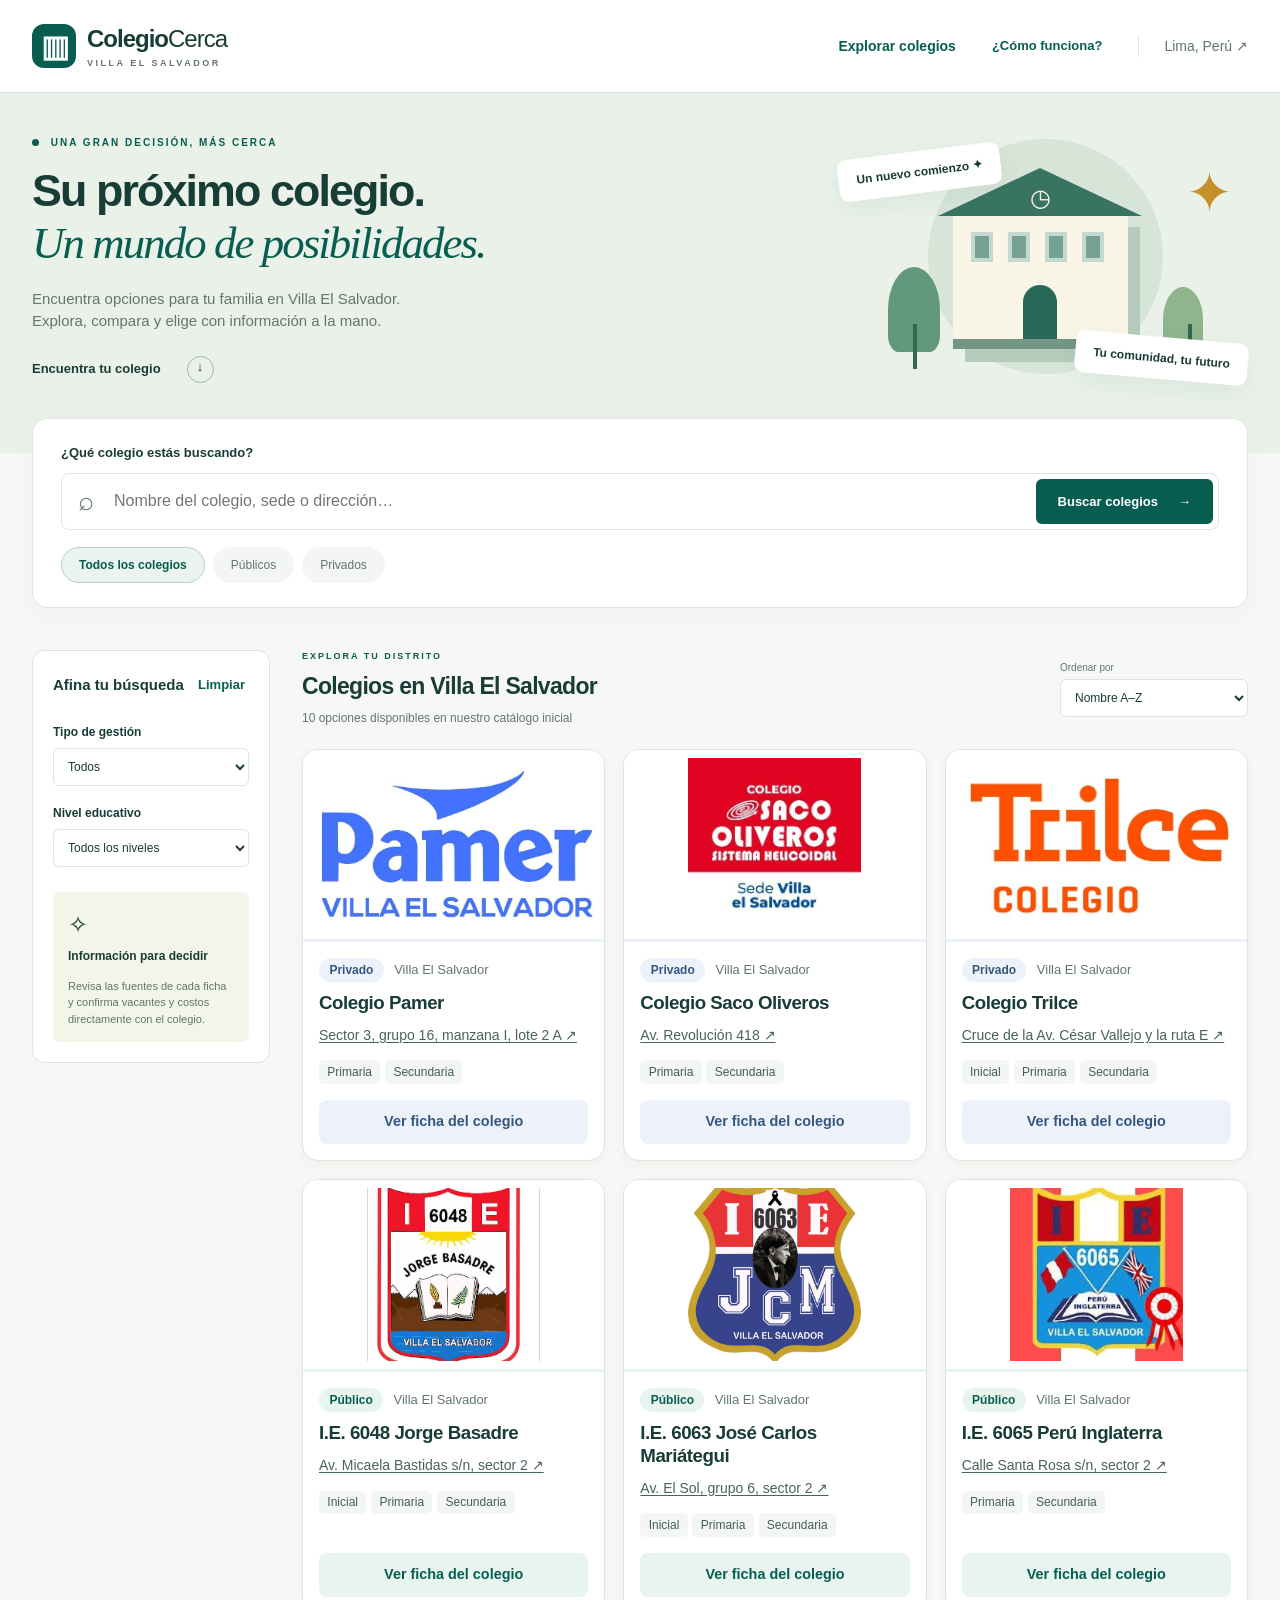
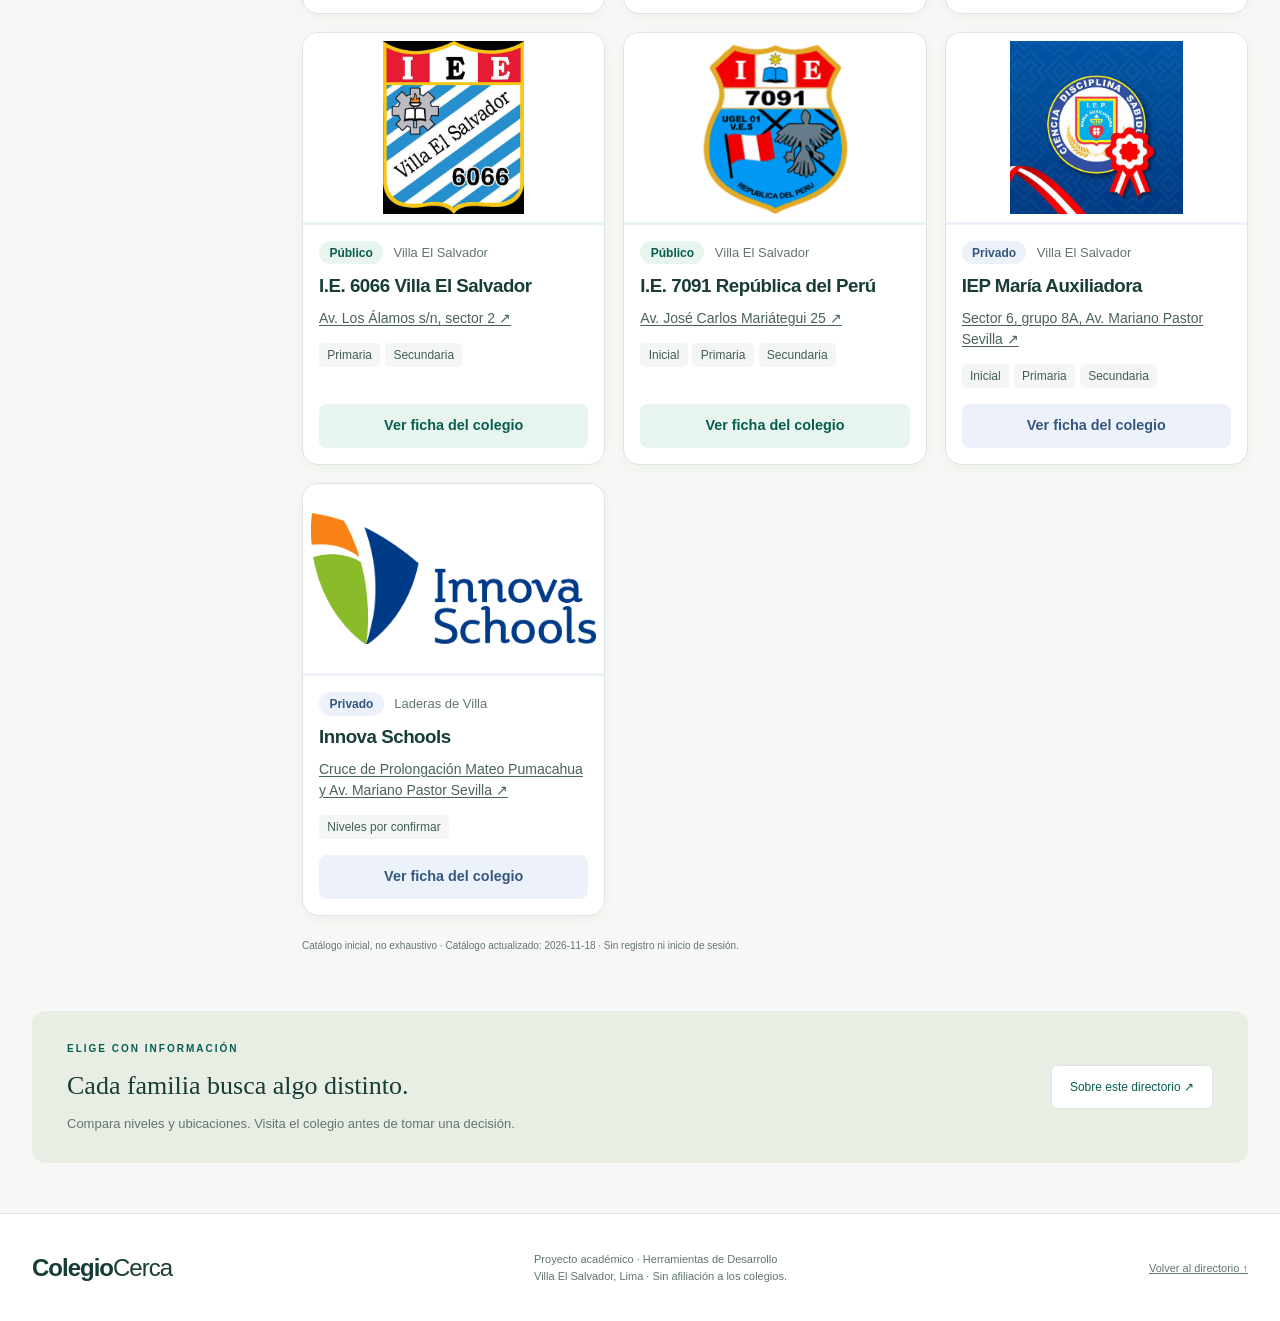
<file: web/index.html>
<!doctype html>
<html lang="es">
<head>
<meta charset="utf-8"><meta name="viewport" content="width=device-width,initial-scale=1">
<meta name="description" content="Explora y compara colegios públicos y privados en Villa El Salvador. Ubicación, niveles y fuentes de información en un solo lugar.">
<title>Colegio Cerca · Villa El Salvador</title>
<link rel="icon" href="./img/icon.svg" type="image/svg+xml"><link rel="stylesheet" href="./css/estilos.css">
<script src="./js/colegios-core.js" defer></script><script src="./js/app.js" defer></script>
</head>
<body>
<a class="skip" href="#directorio">Saltar al directorio</a>
<header class="header"><div class="container nav"><a class="brand" href="./"><span class="brand-icon" aria-hidden="true">▥</span><span>Colegio<span class="brand-light">Cerca</span><small>VILLA EL SALVADOR</small></span></a><nav aria-label="Principal"><a class="active" href="#directorio">Explorar colegios</a><button id="howButton" class="text-button">¿Cómo funciona?</button><span class="nav-location">Lima, Perú ↗</span></nav></div></header>
<main>
<section class="hero"><div class="container hero-layout"><div><p class="eyebrow"><span class="dot"></span> UNA GRAN DECISIÓN, MÁS CERCA</p><h1>Su próximo colegio.<br><em>Un mundo de posibilidades.</em></h1><p class="hero-copy">Encuentra opciones para tu familia en Villa El Salvador.<br>Explora, compara y elige con información a la mano.</p><a class="hero-link" href="#directorio">Encuentra tu colegio <span>↓</span></a></div><div class="hero-art" aria-hidden="true"><div class="orbit"></div><div class="sun">✦</div><div class="school"><div class="school-roof"></div><span class="school-clock">◷</span><div class="windows"><i></i><i></i><i></i><i></i></div><div class="door"></div></div><span class="art-label label-one">Un nuevo comienzo ✦</span><span class="art-label label-two">Tu comunidad, tu futuro</span><div class="tree tree-one"></div><div class="tree tree-two"></div></div></div></section>
<section class="container finder" aria-label="Buscador"><label for="search">¿Qué colegio estás buscando?</label><div class="search-row"><span aria-hidden="true">⌕</span><input id="search" type="search" placeholder="Nombre del colegio, sede o dirección…" autocomplete="off"><button id="searchButton" class="primary">Buscar colegios <span aria-hidden="true">→</span></button></div><div class="quick-filters" aria-label="Tipo de búsqueda"><button data-quick="todos" aria-pressed="true">Todos los colegios</button><button data-quick="publico" aria-pressed="false">Públicos</button><button data-quick="privado" aria-pressed="false">Privados</button></div></section>
<section id="directorio" class="container directory"><aside class="filters"><div class="filter-heading"><h2>Afina tu búsqueda</h2><button id="clear" class="text-button">Limpiar</button></div><label for="gestion">Tipo de gestión</label><select id="gestion"><option value="">Todos</option><option value="publico">Público</option><option value="privado">Privado</option></select><label for="nivel">Nivel educativo</label><select id="nivel"><option value="">Todos los niveles</option><option value="primaria">Primaria</option><option value="secundaria">Secundaria</option></select><div class="sidebar-note"><span aria-hidden="true">✧</span><strong>Información para decidir</strong><p>Revisa las fuentes de cada ficha y confirma vacantes y costos directamente con el colegio.</p></div></aside>
<div class="results"><div class="results-top"><div><p class="eyebrow">EXPLORA TU DISTRITO</p><h2>Colegios en Villa El Salvador</h2><p id="count" role="status" aria-live="polite">Cargando el directorio…</p></div><label class="sort-label" for="sort">Ordenar por<select id="sort"><option value="nombre">Nombre A–Z</option><option value="ranking">Coincidencia con mis filtros</option></select></label></div><p id="rankingNote" class="ranking-note" hidden>La coincidencia considera el tipo de gestión y el nivel educativo seleccionados. No es una evaluación de calidad educativa. Los datos desconocidos no suman coincidencias.</p><div id="cards" class="cards" aria-busy="true"></div><p class="catalog-note">Catálogo inicial, no exhaustivo · <span id="updated"></span> · Sin registro ni inicio de sesión.</p></div></section>
<section class="container help-strip"><div><p class="eyebrow">ELIGE CON INFORMACIÓN</p><h2>Cada familia busca algo distinto.</h2><p>Compara niveles y ubicaciones. Visita el colegio antes de tomar una decisión.</p></div><button class="secondary" id="methodButton">Sobre este directorio ↗</button></section>
</main><footer><div class="container footer-content"><span class="brand">Colegio<span class="brand-light">Cerca</span></span><p>Proyecto académico · Herramientas de Desarrollo<br>Villa El Salvador, Lima · Sin afiliación a los colegios.</p><a href="#directorio">Volver al directorio ↑</a></div></footer>
<dialog id="detail" aria-labelledby="detailTitle"><button class="close" id="closeDetail" aria-label="Cerrar información">×</button><div id="detailContent"></div></dialog>
<dialog id="about" aria-labelledby="aboutTitle"><button class="close" id="closeAbout" aria-label="Cerrar explicación">×</button><p class="eyebrow">TRANSPARENCIA</p><h2 id="aboutTitle">Tu búsqueda, con contexto.</h2><p>Este directorio académico reúne fichas de colegios de Villa El Salvador. No es un ranking oficial ni una evaluación de su calidad.</p><h3>¿Cómo se ordenan los resultados?</h3><p>Por defecto, alfabéticamente. Puedes ordenar por coincidencia con tus preferencias. En este último caso mostramos también opciones que no cumplen todos los filtros, indicando cuántos criterios coinciden. Cada criterio seleccionado pesa lo mismo; la búsqueda por texto siempre se respeta.</p><h3>Niveles educativos</h3><p> Las fichas indican solo los niveles documentados, que pueden no cubrir toda la oferta del colegio.</p><h3>Identidad e información</h3><p>Cada colegio tiene un espacio para su imagen. Si todavía no está disponible, el recuadro permanece vacío. Los enlaces de Facebook y mapas se incorporan manualmente y solo se habilitan cuando tienen una URL válida. Puedes consultar las fuentes originales desde cada ficha. Los datos se actualizan editando el catálogo del proyecto; no se sincronizan automáticamente.</p></dialog>
</body></html>
</file>
<file: web/css/estilos.css>
:root{--green:#075e50;--dark:#183c36;--mint:#eaf3ee;--paper:#f7f8f5;--muted:#63756f;--line:#dce5df;--gold:#f0bf62}*{box-sizing:border-box}html{scroll-behavior:smooth;scroll-padding-top:24px}body{margin:0;font-family:Arial,Helvetica,sans-serif;color:var(--dark);background:var(--paper);line-height:1.5}button,input,select{font:inherit}button,a,input,select{touch-action:manipulation}button,a{ -webkit-tap-highlight-color:transparent}button{cursor:pointer}a{color:inherit}button:focus-visible,a:focus-visible,input:focus-visible,select:focus-visible{outline:3px solid #ba7b0a;outline-offset:4px}button{border:0}.container{width:min(1320px,calc(100% - 64px));margin:auto}.header{background:white;border-bottom:1px solid var(--line)}.nav{display:flex;justify-content:space-between;align-items:center;min-height:92px}.brand{font-size:24px;font-weight:800;text-decoration:none;letter-spacing:-1px;display:flex;align-items:center;gap:0}.brand-icon{background:var(--green);color:white;display:grid;place-items:center;width:44px;height:44px;border-radius:12px;margin-right:11px;font-size:30px}.brand-light{font-weight:400}.brand small{font-size:9px;letter-spacing:2.5px;display:block;color:var(--muted)}nav{display:flex;align-items:center;gap:32px;font-size:14px}nav a{text-decoration:none}nav .active{color:var(--green);font-weight:bold}.nav-location{border-left:1px solid var(--line);padding-left:25px;color:var(--muted)}.text-button{background:none;color:var(--green);padding:4px;font-size:13px;font-weight:600}.hero{background:#e9f1e9;overflow:hidden}.hero-layout{display:grid;grid-template-columns:1.45fr 1fr;align-items:center;min-height:360px;padding-top:32px;padding-bottom:60px}.eyebrow{font-size:10px;letter-spacing:2px;font-weight:700;color:var(--green);margin:0 0 15px}.dot{display:inline-block;width:7px;height:7px;border-radius:50%;background:var(--green);margin-right:7px}h1{font-size:clamp(32px,3.5vw,48px);line-height:1.15;letter-spacing:-1.9px;margin:0 0 18px;font-weight:700}h1 em{font-family:Georgia,serif;font-weight:400;color:var(--green)}.hero-copy{color:var(--muted);font-size:15px}.hero-link{display:inline-flex;gap:26px;align-items:center;text-decoration:none;font-weight:600;font-size:13px;margin-top:8px}.hero-link span{border:1px solid #9cb7a7;border-radius:50%;width:27px;height:27px;text-align:center}.hero-art{height:240px;position:relative;max-width:420px;width:100%;justify-self:end}.orbit{height:235px;width:235px;border-radius:50%;background:#d6e5d8;position:absolute;left:100px}.sun{position:absolute;right:15px;top:12px;color:#c58f2c;font-size:56px}.school{position:absolute;left:125px;top:75px;width:175px;height:135px;background:#f9f6e7;border-bottom:10px solid #739784;box-shadow:12px 13px 0 #b5cbbb}.school-roof{position:absolute;top:-46px;left:-15px;border-left:102px solid transparent;border-right:102px solid transparent;border-bottom:48px solid #397463}.school-clock{position:absolute;top:-34px;left:77px;font-size:24px;color:#fff5dc;z-index:1}.windows{display:flex;gap:15px;margin:18px}.windows i{display:block;background:#76a294;width:22px;height:30px;border:4px solid #c5d9ce}.door{height:54px;width:34px;background:#276957;position:absolute;bottom:0;left:70px;border-radius:18px 18px 0 0}.art-label{position:absolute;background:white;padding:12px 18px;border-radius:9px;box-shadow:0 8px 25px #254a3810;font-size:12px;font-weight:bold;z-index:2}.label-one{left:10px;top:12px;transform:rotate(-7deg)}.label-two{right:0;bottom:0;transform:rotate(5deg)}.tree{position:absolute;width:52px;height:85px;background:#63997b;border-radius:50% 50% 20% 20%;bottom:27px;left:60px}.tree:after{content:'';position:absolute;bottom:-17px;left:25px;height:45px;width:4px;background:#2f6951}.tree-two{left:auto;right:45px;height:65px;width:40px;background:#90b48b}.finder{position:relative;margin-top:-35px;background:white;border:1px solid var(--line);border-radius:15px;padding:24px 28px;box-shadow:0 10px 28px #173c3608}.finder>label{display:block;font-weight:bold;font-size:13px;margin-bottom:10px}.search-row{display:flex;align-items:center;border:1px solid var(--line);border-radius:8px;padding:5px 5px 5px 16px;gap:12px}.search-row>span{font-size:27px;color:var(--muted)}.search-row input{flex:1;min-width:0;border:0;padding:8px;background:white;color:var(--dark)}.primary{background:var(--green);color:white;border-radius:6px;padding:13px 22px;font-weight:600;font-size:13px;display:inline-flex;justify-content:center;gap:20px;text-decoration:none}.primary:hover{background:#034a3e}.quick-filters{display:flex;gap:8px;margin-top:17px;flex-wrap:wrap}.quick-filters button{font-size:12px;border-radius:20px;padding:8px 17px;background:#f4f6f3;color:var(--muted);border:1px solid transparent}.quick-filters button[aria-pressed=true]{background:var(--mint);color:var(--green);border-color:#b7d1c4;font-weight:bold}.directory{display:grid;grid-template-columns:238px 1fr;gap:32px;padding-top:42px;padding-bottom:48px}.filters{background:white;border:1px solid var(--line);border-radius:12px;padding:20px;align-self:start}.filter-heading{display:flex;align-items:center;justify-content:space-between;gap:5px;margin-bottom:24px}.filter-heading h2{font-size:15px;margin:0}.filters>label{font-size:12px;font-weight:600;display:block;margin:18px 0 7px}select{background:white;border:1px solid var(--line);border-radius:6px;padding:10px;color:var(--dark);font-size:12px;max-width:100%}.filters>select{width:100%}fieldset{border:0;border-top:1px solid var(--line);margin:24px 0 0;padding:18px 0 0}legend{font-size:11px;font-weight:bold;padding:0 0 8px}.price-inputs{display:flex;gap:8px}.price-inputs label{font-size:11px;color:var(--muted);width:50%}.price-inputs input{width:100%;border:1px solid var(--line);border-radius:6px;padding:9px 6px;font-size:12px;margin-top:4px}.check{display:flex;gap:6px;font-size:11px;margin-top:16px;align-items:center}.check input{accent-color:var(--green)}fieldset small{display:block;font-size:10px;color:var(--muted);margin-top:12px}.sidebar-note{background:#f4f5e9;border-radius:7px;padding:15px;margin-top:25px}.sidebar-note>span{font-size:24px;display:block}.sidebar-note strong{font-size:12px}.sidebar-note p{font-size:11px;color:var(--muted);margin-bottom:0}#filterError{font-size:12px;color:#9a302a}.results{min-width:0}.results-top{display:flex;justify-content:space-between;align-items:center;gap:15px;margin-bottom:22px}.results-top .eyebrow{margin-bottom:5px;font-size:9px}.results-top h2{font-size:23px;letter-spacing:-.7px;margin:0}.results-top p#count{font-size:12px;color:var(--muted);margin:6px 0 0}.sort-label{font-size:10px;color:var(--muted);min-width:170px}.sort-label select{display:block;width:100%;margin-top:4px}.cards{display:grid;grid-template-columns:repeat(3,minmax(0,1fr));gap:18px}.cost-row{border-top:1px solid #edf1ed;padding-top:12px;margin-top:auto;display:flex;justify-content:space-between;align-items:center;gap:5px;font-size:10px;color:var(--muted)}.cost-row strong{font-size:13px;color:var(--dark)}.match{font-size:10px;color:var(--green);background:var(--mint);border-radius:4px;padding:5px 8px;margin:0 0 10px}.catalog-note{font-size:10px;color:var(--muted);margin-top:22px}.empty{grid-column:1/-1;padding:45px;background:white;border:1px dashed var(--line);border-radius:10px;text-align:center}.empty h3{font-size:20px}.empty p{color:var(--muted);font-size:14px}.ranking-note{background:#eaf3ee;padding:12px;font-size:12px;border-radius:8px}.help-strip{background:#e8eee4;border-radius:14px;padding:30px 35px;display:flex;align-items:center;justify-content:space-between;gap:20px;margin-bottom:50px}.help-strip h2{font:26px Georgia,serif;margin:0}.help-strip p:not(.eyebrow){font-size:13px;color:var(--muted);margin-bottom:0}.secondary{background:white;color:var(--green);border:1px solid var(--line);border-radius:6px;padding:12px 18px;font-size:12px;white-space:nowrap;text-decoration:none;display:inline-block}footer{background:white;border-top:1px solid var(--line);padding:26px 0}.footer-content{display:flex;align-items:center;justify-content:space-between;gap:18px}.footer-content p,.footer-content>a{font-size:11px;color:var(--muted)}dialog{border:0;border-radius:18px;padding:36px;width:min(710px,calc(100% - 32px));max-height:88vh;color:var(--dark);box-shadow:0 20px 90px #122a3740}dialog::backdrop{background:#102d2b99;backdrop-filter:blur(3px)}dialog p{font-size:14px;color:var(--muted)}dialog h2{font-size:27px;margin-top:8px;padding-right:25px}dialog h3{font-size:15px;margin-top:25px}.close{position:absolute;right:16px;top:12px;background:#f0f4ef;border-radius:50%;width:32px;height:32px;font-size:25px;color:var(--dark)}.detail-heading{display:flex;align-items:center;gap:18px}.detail-heading h2{margin-bottom:0}.detail-heading p{margin-top:3px}.detail-grid{display:grid;grid-template-columns:1fr 1fr;gap:16px;margin:25px 0}.detail-grid>div{background:#f4f7f3;border-radius:8px;padding:14px;font-size:13px}.detail-grid strong{font-size:10px;text-transform:uppercase;letter-spacing:1px;display:block;color:var(--muted);margin-bottom:5px}.detail-actions{display:flex;gap:10px;flex-wrap:wrap}.sources{font-size:12px;padding-left:19px}.sources li{margin:7px 0}.source-note{font-size:11px!important}.skip{position:absolute;top:-70px;left:10px;background:white;padding:10px;z-index:10}.skip:focus{top:10px}[hidden]{display:none!important}@media(min-width:1500px){.hero-layout{min-height:400px}.card-top{height:125px}}@media(max-width:1100px){.cards{grid-template-columns:repeat(2,minmax(0,1fr))}.hero-art{transform:scale(.85);transform-origin:right center}.directory{gap:22px;grid-template-columns:220px 1fr}.results-top{align-items:start;flex-direction:column}.sort-label{min-width:220px}}@media(max-width:700px){.container{width:calc(100% - 32px)}.nav{min-height:75px}.brand{font-size:21px}nav{gap:10px}nav>a,.nav-location{display:none}.hero-layout{grid-template-columns:1fr;padding:32px 0 62px;min-height:0}.hero-art{display:none}h1{font-size:34px}.hero-copy br{display:none}.finder{padding:18px}.search-row{flex-wrap:wrap;padding:7px}.search-row>span{display:none}.search-row input{width:100%;flex-basis:100%;font-size:14px}.search-row .primary{width:100%}.quick-filters{gap:5px}.quick-filters button{padding:7px 10px;font-size:10px}.directory{grid-template-columns:1fr;padding-top:25px}.filters{display:grid;grid-template-columns:1fr 1fr;gap:8px 12px;padding:16px}.filter-heading,fieldset,.sidebar-note,#filterError{grid-column:1/-1}.filter-heading{margin:0}.filters>label{margin:10px 0 0;grid-column:1/-1}.filters>select{grid-column:1/-1}.sidebar-note{display:none}fieldset{margin-top:12px}.results-top{flex-direction:row;align-items:center;flex-wrap:wrap}.results-top h2{font-size:22px}.sort-label{min-width:0;width:100%}.cards{gap:12px}.card-content{padding:12px}.card h3{font-size:14px}.cost-row{flex-direction:column;align-items:start}.help-strip{padding:25px;flex-direction:column;align-items:start}.footer-content{flex-direction:column;align-items:start}dialog{padding:28px 22px}.detail-grid{grid-template-columns:1fr}.detail-heading{align-items:start}.detail-heading h2{font-size:22px}}@media(max-width:380px){.cards{grid-template-columns:1fr}}@media(prefers-reduced-motion:reduce){html{scroll-behavior:auto}.card{transition:none}}

/* Imagen manual: espacio cuadrado uniforme, vacío si falta la URL o falla. */
.school-image-slot{display:block;width:80px;height:80px;flex-shrink:0;background:#fff;border:1px solid var(--line);border-radius:8px;overflow:hidden}
.school-image{display:block;width:100%;height:100%;object-fit:contain;padding:4px}

.link-pending{display:inline-flex;align-items:center;padding:12px 14px;border:1px dashed var(--line);border-radius:6px;color:var(--muted);font-size:12px;background:#f8faf7}
.location-note{padding:12px;border-left:3px solid #d8b25e;background:#faf6e9;font-size:12px!important}

/* La cabecera reserva toda su superficie al emblema. */
.card {
  --accent: #075e50;
  --tint: #e8f4ee;
  position: relative;
  isolation: isolate;
  display: flex;
  flex-direction: column;
  overflow: hidden;
  border: 1px solid var(--line);
  border-radius: 16px;
  background: white;
  box-shadow: 0 3px 12px #183c360b;
  transition: transform .18s ease, box-shadow .18s ease, border-color .18s;
}
.card--privado { --accent: #335780; --tint: #edf2fa; }
.card-top {
  height: clamp(10.5rem, 15vw, 13rem);
  padding: .5rem;
  background: white;
  border-bottom: 3px solid var(--tint);
}
.card-top .school-image-slot {
  width: 100%; height: 100%;
  border: 0; border-radius: 0;
}
.school-image { object-fit: contain; padding: 0; }
/* Estos dos originales incluyen márgenes blancos amplios fuera del logotipo. */
.school-image[src$="/pamer-ves.png"] { object-view-box: inset(27% 12% 28%); }
.school-image[src$="/trilce-ves.png"] { object-view-box: inset(31% 10% 24%); }
.detail-heading .school-image-slot {
  width: clamp(5rem, 20vw, 8rem); height: auto; aspect-ratio: 1; padding: .25rem;
}
.card-content { padding: 1rem; display: flex; flex: 1; flex-direction: column; }
.card-meta { display: flex; align-items: baseline; flex-wrap: wrap; gap: .35rem .65rem; margin-bottom: .65rem; }
.badge { background: var(--tint); color: var(--accent); border-radius: 99px; padding: .18rem .65rem; font-size: .75rem; font-weight: bold; }
.sede { font-size: .8125rem; color: var(--muted); }
.card h3 { line-height: 1.2; font-size: 1.17rem; letter-spacing: -.025em; margin: 0; }
.address { margin: .65rem 0 .9rem; font-size: .875rem; color: #49625a; }
.address a { position: relative; z-index: 2; text-underline-offset: .17em; }
.tags { display: flex; flex-wrap: wrap; gap: .3rem; margin-bottom: 1rem; }
.tag { font-size: .75rem; background: #f3f6f3; color: #445e55; padding: .18rem .52rem; border-radius: 5px; }
.detail-button {
  width: 100%; min-height: 44px; margin-top: auto; border-radius: 8px;
  background: var(--tint); color: var(--accent); font-size: .9rem; font-weight: 700;
}
.detail-button::after { content: ''; position: absolute; inset: 0; }
.card:focus-within { border-color: var(--accent); box-shadow: 0 0 0 2px var(--accent); }
.card:focus-within .detail-button { background: var(--accent); color: white; }
@media (hover: hover) and (pointer: fine) {
  .card:hover { transform: translateY(-3px); border-color: var(--accent); box-shadow: 0 10px 22px #183c3620; }
  .card:hover .detail-button { background: var(--accent); color: white; }
}
@media (max-width: 540px) {
  .cards { grid-template-columns: 1fr; gap: 1rem; }
  .card-top { height: 11.5rem; }
}
@media (prefers-reduced-motion: reduce) {
  .card, .card:hover { transition: none; transform: none; }
}
</file>
